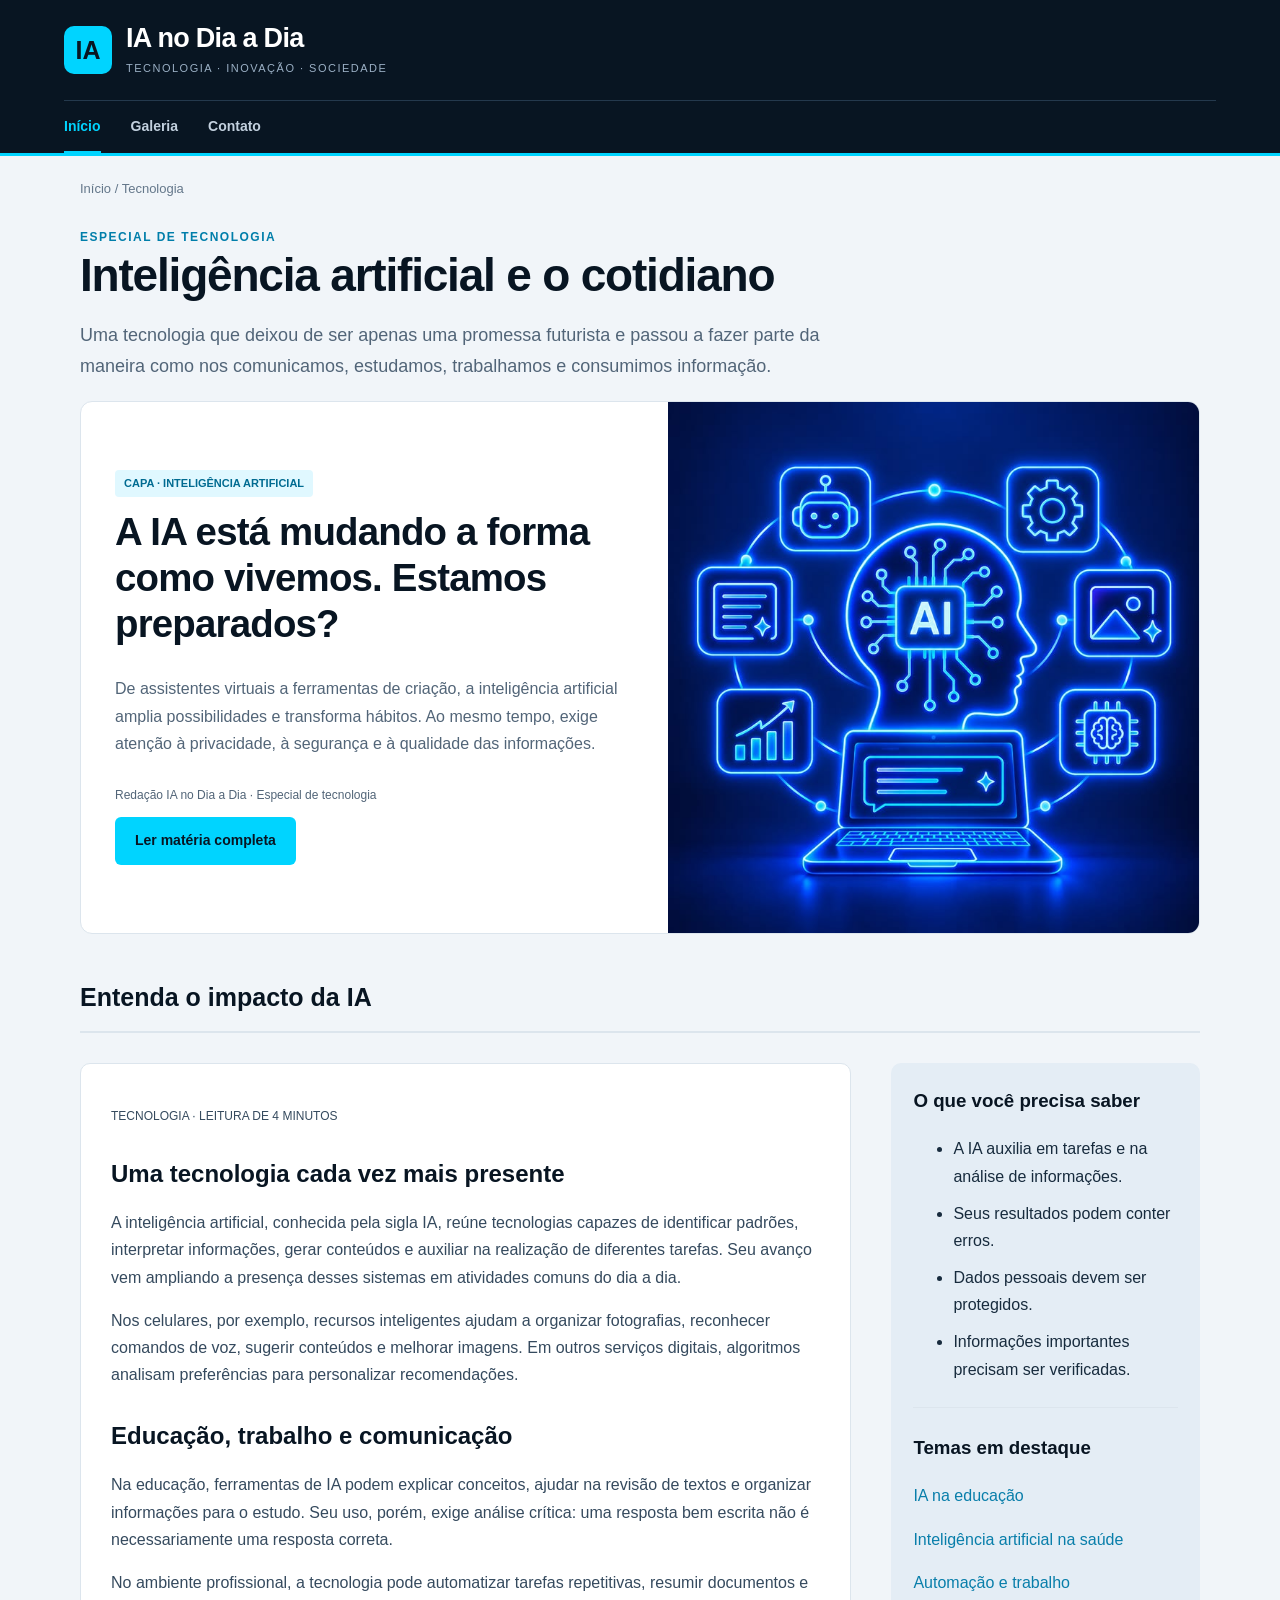
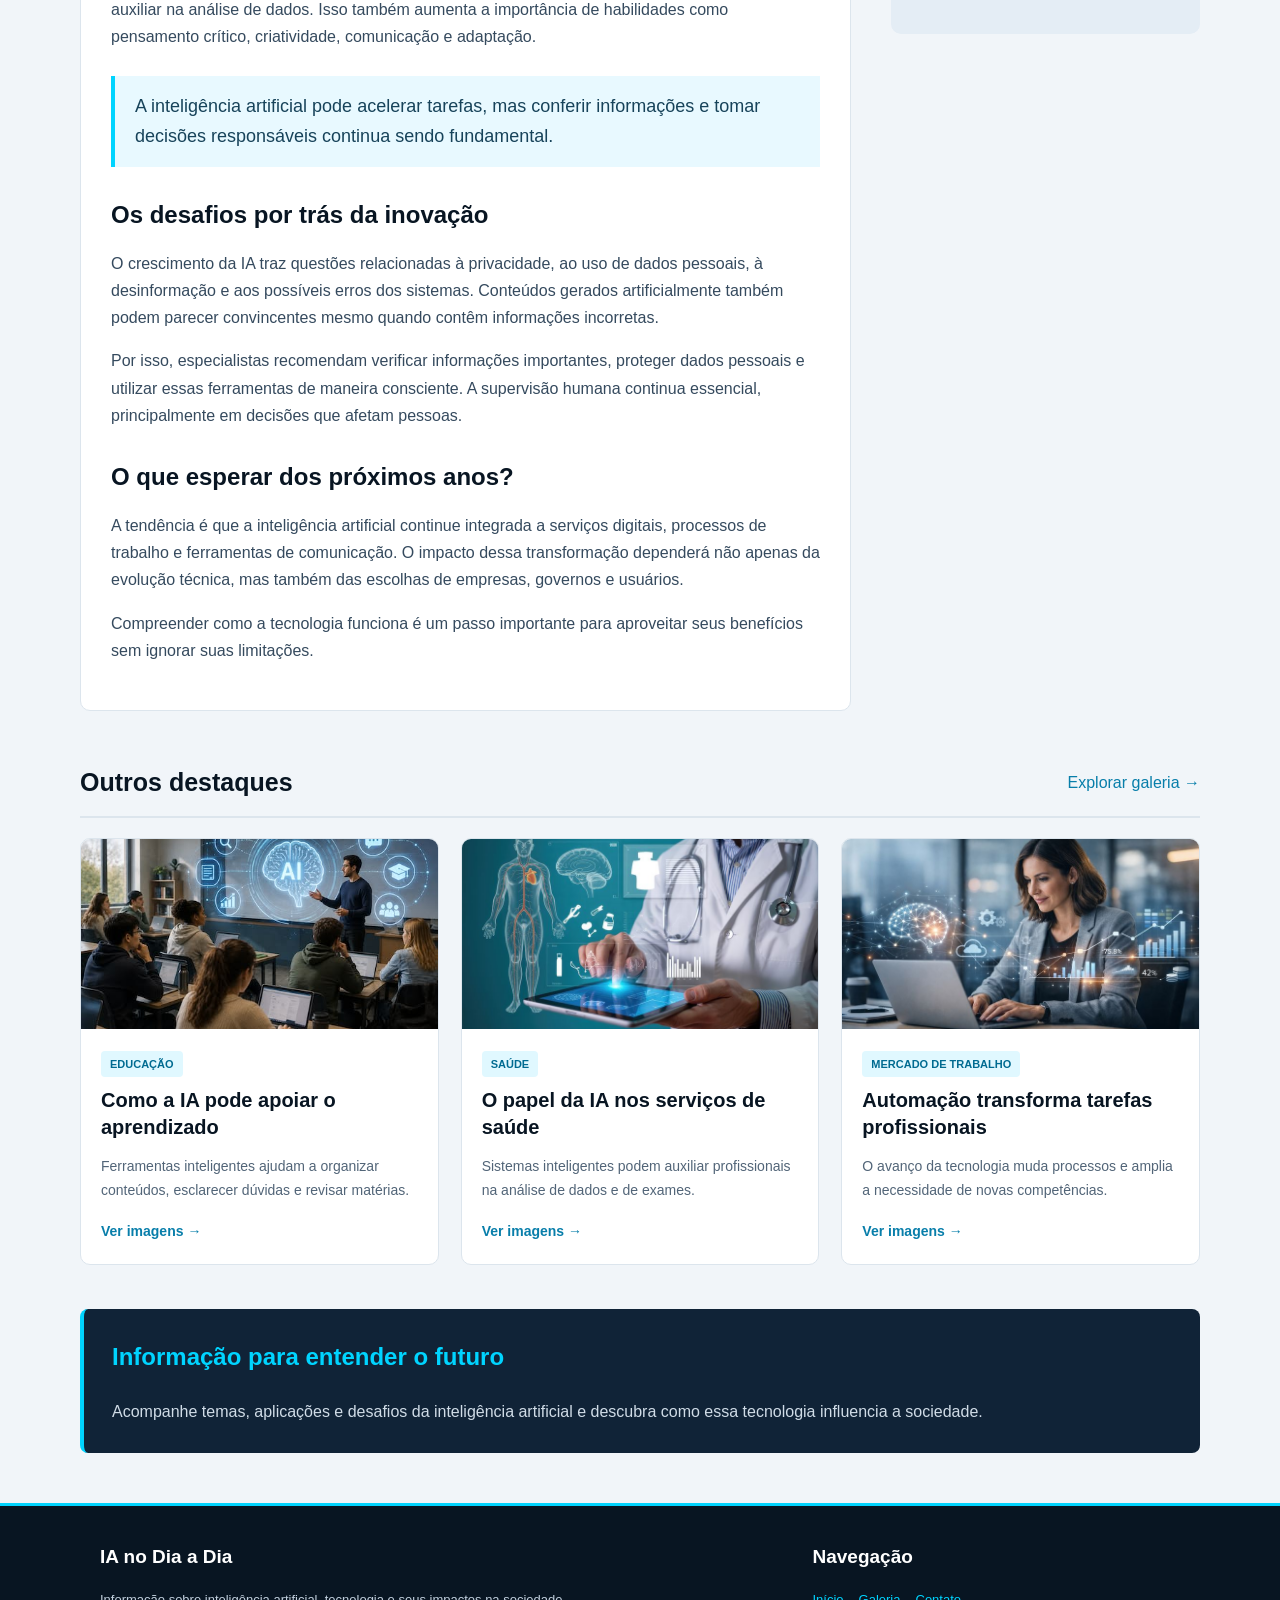
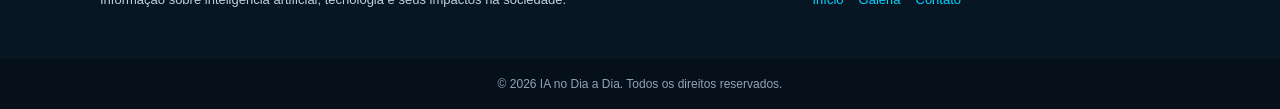
<file: index.html>
<!DOCTYPE html>
<html lang="pt-BR">
<head>
    <meta charset="UTF-8">
    <meta name="viewport" content="width=device-width, initial-scale=1.0">
    <meta name="description" content="Notícias e informações sobre o impacto da inteligência artificial no cotidiano.">
    <title>IA no Dia a Dia | Tecnologia e Inovação</title>
    <link rel="stylesheet" href="style.css">
</head>
<body>

    <header class="site-header">
        <div class="header-inner">
            <a href="index.html" class="brand">
                <span class="brand-icon">IA</span>
                <div>
                    <h1>IA no Dia a Dia</h1>
                    <p>TECNOLOGIA · INOVAÇÃO · SOCIEDADE</p>
                </div>
            </a>

            <nav class="main-nav">
                <a href="index.html" class="active">Início</a>
                <a href="galeria.html">Galeria</a>
                <a href="contato.html">Contato</a>
            </nav>
        </div>
    </header>

    <main class="container">

        <p class="breadcrumb">Início / Tecnologia</p>

        <span class="eyebrow">Especial de tecnologia</span>
        <h2 class="page-title">Inteligência artificial e o cotidiano</h2>

        <p class="lead">
            Uma tecnologia que deixou de ser apenas uma promessa futurista
            e passou a fazer parte da maneira como nos comunicamos,
            estudamos, trabalhamos e consumimos informação.
        </p>

        <section class="hero">
            <div class="hero-content">
                <span class="tag">Capa · Inteligência artificial</span>

                <h2>A IA está mudando a forma como vivemos. Estamos preparados?</h2>

                <p>
                    De assistentes virtuais a ferramentas de criação,
                    a inteligência artificial amplia possibilidades e
                    transforma hábitos. Ao mesmo tempo, exige atenção
                    à privacidade, à segurança e à qualidade das informações.
                </p>

                <p class="meta">
                    Redação IA no Dia a Dia · Especial de tecnologia
                </p>

                <a href="index.html#materia" class="btn">
                    Ler matéria completa
                </a>
            </div>

            <img
             src="imagens/capa5.jpg" alt="Inteligência artificial">
        </section>

        <section id="materia">
            <div class="section-heading">
                <h2>Entenda o impacto da IA</h2>
            </div>

            <div class="article-layout">
                <article class="article-body">
                    <p class="meta">
                        TECNOLOGIA · LEITURA DE 4 MINUTOS
                    </p>

                    <h2>Uma tecnologia cada vez mais presente</h2>

                    <p>
                        A inteligência artificial, conhecida pela sigla IA,
                        reúne tecnologias capazes de identificar padrões,
                        interpretar informações, gerar conteúdos e auxiliar
                        na realização de diferentes tarefas. Seu avanço vem
                        ampliando a presença desses sistemas em atividades
                        comuns do dia a dia.
                    </p>

                    <p>
                        Nos celulares, por exemplo, recursos inteligentes
                        ajudam a organizar fotografias, reconhecer comandos
                        de voz, sugerir conteúdos e melhorar imagens.
                        Em outros serviços digitais, algoritmos analisam
                        preferências para personalizar recomendações.
                    </p>

                    <h2>Educação, trabalho e comunicação</h2>

                    <p>
                        Na educação, ferramentas de IA podem explicar
                        conceitos, ajudar na revisão de textos e organizar
                        informações para o estudo. Seu uso, porém, exige
                        análise crítica: uma resposta bem escrita não é
                        necessariamente uma resposta correta.
                    </p>

                    <p>
                        No ambiente profissional, a tecnologia pode
                        automatizar tarefas repetitivas, resumir documentos
                        e auxiliar na análise de dados. Isso também aumenta
                        a importância de habilidades como pensamento crítico,
                        criatividade, comunicação e adaptação.
                    </p>

                    <blockquote>
                        A inteligência artificial pode acelerar tarefas,
                        mas conferir informações e tomar decisões
                        responsáveis continua sendo fundamental.
                    </blockquote>

                    <h2>Os desafios por trás da inovação</h2>

                    <p>
                        O crescimento da IA traz questões relacionadas
                        à privacidade, ao uso de dados pessoais, à
                        desinformação e aos possíveis erros dos sistemas.
                        Conteúdos gerados artificialmente também podem
                        parecer convincentes mesmo quando contêm
                        informações incorretas.
                    </p>

                    <p>
                        Por isso, especialistas recomendam verificar
                        informações importantes, proteger dados pessoais
                        e utilizar essas ferramentas de maneira consciente.
                        A supervisão humana continua essencial,
                        principalmente em decisões que afetam pessoas.
                    </p>

                    <h2>O que esperar dos próximos anos?</h2>

                    <p>
                        A tendência é que a inteligência artificial continue
                        integrada a serviços digitais, processos de trabalho
                        e ferramentas de comunicação. O impacto dessa
                        transformação dependerá não apenas da evolução
                        técnica, mas também das escolhas de empresas,
                        governos e usuários.
                    </p>

                    <p>
                        Compreender como a tecnologia funciona é um passo
                        importante para aproveitar seus benefícios sem
                        ignorar suas limitações.
                    </p>
                </article>

                <aside class="article-aside">
                    <h3>O que você precisa saber</h3>

                    <ul>
                        <li>A IA auxilia em tarefas e na análise de informações.</li>
                        <li>Seus resultados podem conter erros.</li>
                        <li>Dados pessoais devem ser protegidos.</li>
                        <li>Informações importantes precisam ser verificadas.</li>
                    </ul>

                    <hr>

                    <h3>Temas em destaque</h3>

                    <p>
                        <a href="galeria.html">IA na educação</a>
                    </p>

                    <p>
                        <a href="galeria.html">Inteligência artificial na saúde</a>
                    </p>

                    <p>
                        <a href="galeria.html">Automação e trabalho</a>
                    </p>
                </aside>
            </div>
        </section>

        <section>
            <div class="section-heading">
                <h2>Outros destaques</h2>
                <a href="galeria.html">Explorar galeria →</a>
            </div>

            <div class="news-grid">

                <article class="news-card">
                    <img
                        src="imagens/IAnaeducacao.jpg"
                        alt="Tecnologia aplicada à educação">

                    <div class="card-content">
                        <span class="tag">Educação</span>
                        <h3>Como a IA pode apoiar o aprendizado</h3>
                        <p>
                            Ferramentas inteligentes ajudam a organizar
                            conteúdos, esclarecer dúvidas e revisar matérias.
                        </p>
                        <a href="galeria.html">Ver imagens →</a>
                    </div>
                </article>

                <article class="news-card">
                    <img
                        src="imagens/IAnasaude.jpg"
                        alt="Tecnologia aplicada à saúde">

                    <div class="card-content">
                        <span class="tag">Saúde</span>
                        <h3>O papel da IA nos serviços de saúde</h3>
                        <p>
                            Sistemas inteligentes podem auxiliar profissionais
                            na análise de dados e de exames.
                        </p>
                        <a href="galeria.html">Ver imagens →</a>
                    </div>
                </article>

                <article class="news-card">
                    <img
                        src="imagens/notrabalho.jpg"
                        alt="Inteligência artificial no ambiente profissional">

                    <div class="card-content">
                        <span class="tag">Mercado de trabalho</span>
                        <h3>Automação transforma tarefas profissionais</h3>
                        <p>
                            O avanço da tecnologia muda processos e amplia
                            a necessidade de novas competências.
                        </p>
                        <a href="galeria.html">Ver imagens →</a>
                    </div>
                </article>

            </div>
        </section>

        <section class="info-band">
            <h2>Informação para entender o futuro</h2>
            <p>
                Acompanhe temas, aplicações e desafios da inteligência
                artificial e descubra como essa tecnologia influencia
                a sociedade.
            </p>
        </section>

    </main>

    <footer class="site-footer">
        <div class="footer-inner">
            <div>
                <h2>IA no Dia a Dia</h2>
                <p>
                    Informação sobre inteligência artificial, tecnologia
                    e seus impactos na sociedade.
                </p>
            </div>

            <div>
                <h2>Navegação</h2>
                <div class="footer-links">
                    <a href="index.html">Início</a>
                    <a href="galeria.html">Galeria</a>
                    <a href="contato.html">Contato</a>
                </div>
            </div>
        </div>

        <div class="footer-bottom">
            &copy; 2026 IA no Dia a Dia. Todos os direitos reservados.
        </div>
    </footer>

</body>
</html>
</file>
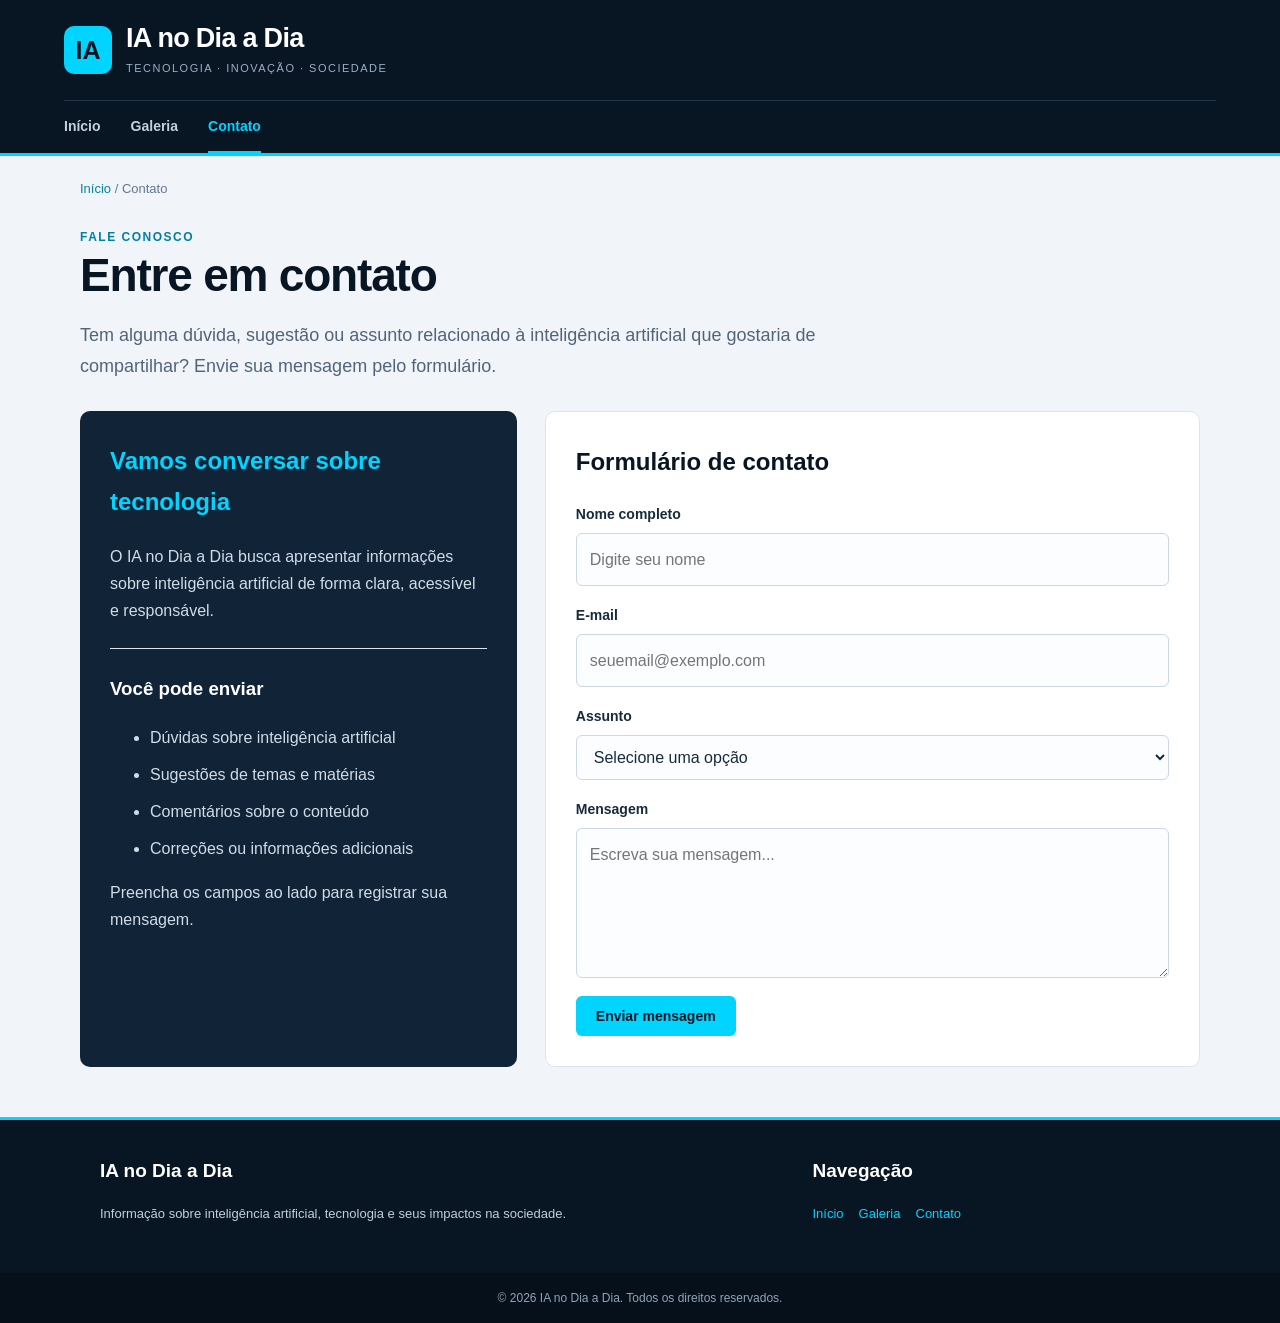
<file: contato.html>
<!DOCTYPE html>
<html lang="pt-BR">
<head>
    <meta charset="UTF-8">
    <meta name="viewport" content="width=device-width, initial-scale=1.0">
    <meta name="description" content="Entre em contato com o portal IA no Dia a Dia.">
    <title>IA no Dia a Dia | Contato</title>
    <link rel="stylesheet" href="style.css">
</head>
<body>

    <header class="site-header">
        <div class="header-inner">
            <a href="index.html" class="brand">
                <span class="brand-icon">IA</span>
                <div>
                    <h1>IA no Dia a Dia</h1>
                    <p>TECNOLOGIA · INOVAÇÃO · SOCIEDADE</p>
                </div>
            </a>

            <nav class="main-nav">
                <a href="index.html">Início</a>
                <a href="galeria.html">Galeria</a>
                <a href="contato.html" class="active">Contato</a>
            </nav>
        </div>
    </header>

    <main class="container">

        <p class="breadcrumb">
            <a href="index.html">Início</a> / Contato
        </p>

        <span class="eyebrow">Fale conosco</span>

        <h2 class="page-title">
            Entre em contato
        </h2>

        <p class="lead">
            Tem alguma dúvida, sugestão ou assunto relacionado
            à inteligência artificial que gostaria de compartilhar?
            Envie sua mensagem pelo formulário.
        </p>

        <section class="contact-layout">

            <div class="contact-info">
                <h2>Vamos conversar sobre tecnologia</h2>

                <p>
                    O IA no Dia a Dia busca apresentar informações
                    sobre inteligência artificial de forma clara,
                    acessível e responsável.
                </p>

                <hr>

                <h3>Você pode enviar</h3>

                <ul>
                    <li>Dúvidas sobre inteligência artificial</li>
                    <li>Sugestões de temas e matérias</li>
                    <li>Comentários sobre o conteúdo</li>
                    <li>Correções ou informações adicionais</li>
                </ul>

                <p>
                    Preencha os campos ao lado para registrar
                    sua mensagem.
                </p>
            </div>

            <div class="contact-form">
                <h2>Formulário de contato</h2>

                <form action="#" method="post">

                    <div class="form-group">
                        <label for="nome">Nome completo</label>

                        <input
                            type="text"
                            id="nome"
                            name="nome"
                            placeholder="Digite seu nome"
                            autocomplete="name"
                            required>
                    </div>

                    <div class="form-group">
                        <label for="email">E-mail</label>

                        <input
                            type="email"
                            id="email"
                            name="email"
                            placeholder="seuemail@exemplo.com"
                            autocomplete="email"
                            required>
                    </div>

                    <div class="form-group">
                        <label for="assunto">Assunto</label>

                        <select id="assunto" name="assunto" required>
                            <option value="">Selecione uma opção</option>
                            <option value="duvida">Dúvida</option>
                            <option value="sugestao">Sugestão de matéria</option>
                            <option value="correcao">Correção de informação</option>
                            <option value="comentario">Comentário</option>
                            <option value="outro">Outro assunto</option>
                        </select>
                    </div>

                    <div class="form-group">
                        <label for="mensagem">Mensagem</label>

                        <textarea
                            id="mensagem"
                            name="mensagem"
                            placeholder="Escreva sua mensagem..."
                            required></textarea>
                    </div>

                    <button type="submit" class="btn">
                        Enviar mensagem
                    </button>

                </form>
            </div>

        </section>

    </main>

    <footer class="site-footer">
        <div class="footer-inner">
            <div>
                <h2>IA no Dia a Dia</h2>
                <p>
                    Informação sobre inteligência artificial, tecnologia
                    e seus impactos na sociedade.
                </p>
            </div>

            <div>
                <h2>Navegação</h2>
                <div class="footer-links">
                    <a href="index.html">Início</a>
                    <a href="galeria.html">Galeria</a>
                    <a href="contato.html">Contato</a>
                </div>
            </div>
        </div>

        <div class="footer-bottom">
            &copy; 2026 IA no Dia a Dia. Todos os direitos reservados.
        </div>
    </footer>

</body>
</html>
</file>
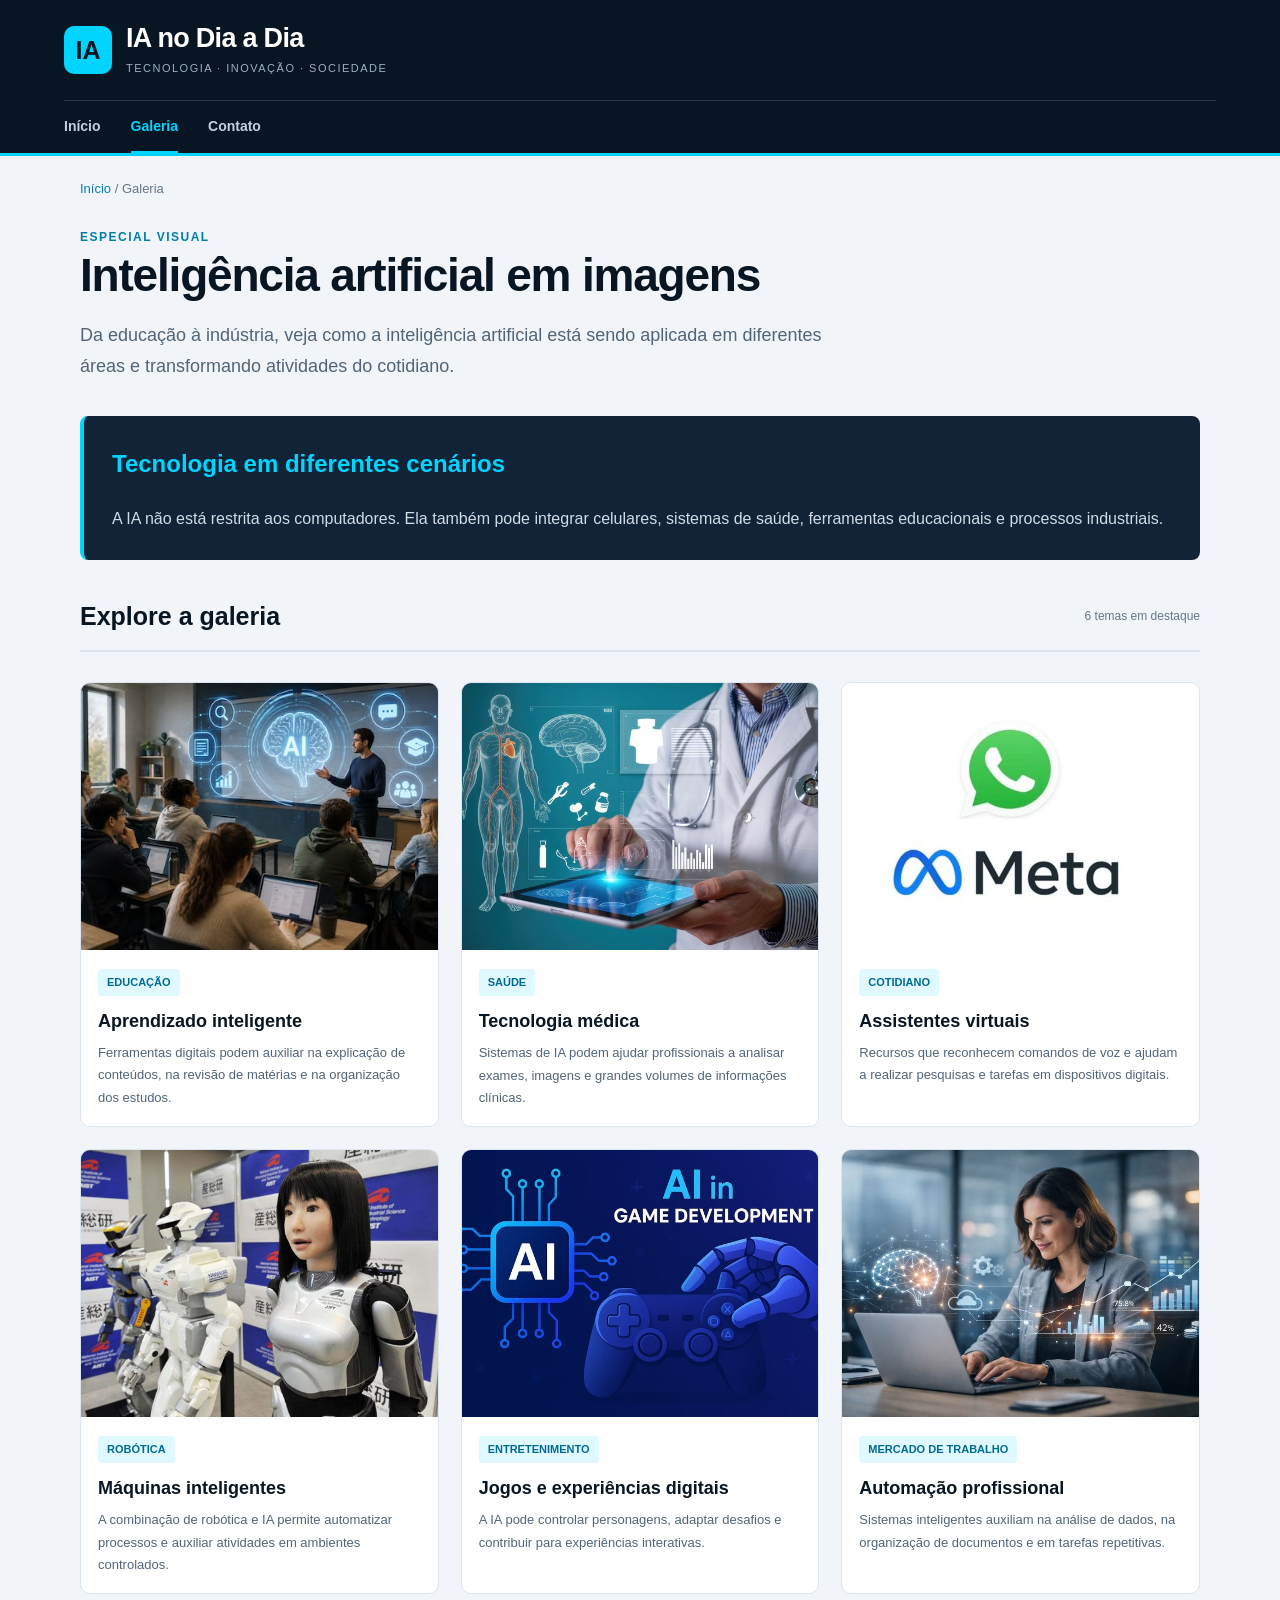
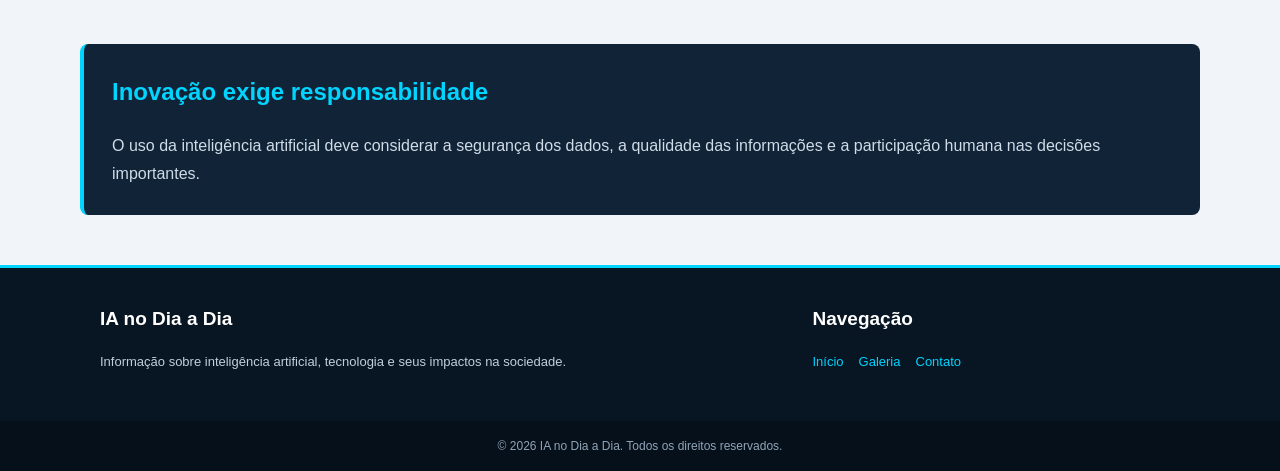
<file: galeria.html>
<!DOCTYPE html>
<html lang="pt-BR">
<head>
    <meta charset="UTF-8">
    <meta name="viewport" content="width=device-width, initial-scale=1.0">
    <meta name="description" content="Galeria visual sobre as aplicações da inteligência artificial na sociedade.">
    <title>IA no Dia a Dia | Galeria</title>
    <link rel="stylesheet" href="style.css">
</head>
<body>

    <header class="site-header">
        <div class="header-inner">
            <a href="index.html" class="brand">
                <span class="brand-icon">IA</span>
                <div>
                    <h1>IA no Dia a Dia</h1>
                    <p>TECNOLOGIA · INOVAÇÃO · SOCIEDADE</p>
                </div>
            </a>

            <nav class="main-nav">
                <a href="index.html">Início</a>
                <a href="galeria.html" class="active">Galeria</a>
                <a href="contato.html">Contato</a>
            </nav>
        </div>
    </header>

    <main class="container">

        <p class="breadcrumb">
            <a href="index.html">Início</a> / Galeria
        </p>

        <span class="eyebrow">Especial visual</span>

        <h2 class="page-title">
            Inteligência artificial em imagens
        </h2>

        <p class="lead">
            Da educação à indústria, veja como a inteligência artificial
            está sendo aplicada em diferentes áreas e transformando
            atividades do cotidiano.
        </p>

        <section class="info-band">
            <h2>Tecnologia em diferentes cenários</h2>
            <p>
                A IA não está restrita aos computadores. Ela também pode
                integrar celulares, sistemas de saúde, ferramentas
                educacionais e processos industriais.
            </p>
        </section>

        <section>
            <div class="section-heading">
                <h2>Explore a galeria</h2>
                <span class="meta">6 temas em destaque</span>
            </div>

            <div class="gallery-grid">

                <figure class="gallery-item">
                    <img
                        src="imagens/IAnaeducacao.jpg"
                        alt="Representação da inteligência artificial na educação">

                    <figcaption>
                        <span class="tag">Educação</span>
                        <h3>Aprendizado inteligente</h3>
                        <p>
                            Ferramentas digitais podem auxiliar na explicação
                            de conteúdos, na revisão de matérias e na
                            organização dos estudos.
                        </p>
                    </figcaption>
                </figure>

                <figure class="gallery-item">
                    <img
                        src="imagens/IAnasaude.jpg"
                        alt="Representação da inteligência artificial na saúde">

                    <figcaption>
                        <span class="tag">Saúde</span>
                        <h3>Tecnologia médica</h3>
                        <p>
                            Sistemas de IA podem ajudar profissionais
                            a analisar exames, imagens e grandes volumes
                            de informações clínicas.
                        </p>
                    </figcaption>
                </figure>

                <figure class="gallery-item">
                    <img
                        src="imagens/Assistente.jpg"
                        alt="Representação de um assistente virtual">

                    <figcaption>
                        <span class="tag">Cotidiano</span>
                        <h3>Assistentes virtuais</h3>
                        <p>
                            Recursos que reconhecem comandos de voz
                            e ajudam a realizar pesquisas e tarefas
                            em dispositivos digitais.
                        </p>
                    </figcaption>
                </figure>

                <figure class="gallery-item">
                    <img
                        src="imagens/robo2.jpg"
                        alt="Representação de robôs inteligentes">

                    <figcaption>
                        <span class="tag">Robótica</span>
                        <h3>Máquinas inteligentes</h3>
                        <p>
                            A combinação de robótica e IA permite
                            automatizar processos e auxiliar atividades
                            em ambientes controlados.
                        </p>
                    </figcaption>
                </figure>

                <figure class="gallery-item">
                    <img
                        src="imagens/nosjogos.jpg"
                        alt="Representação da inteligência artificial nos jogos">

                    <figcaption>
                        <span class="tag">Entretenimento</span>
                        <h3>Jogos e experiências digitais</h3>
                        <p>
                            A IA pode controlar personagens, adaptar
                            desafios e contribuir para experiências
                            interativas.
                        </p>
                    </figcaption>
                </figure>

                <figure class="gallery-item">
                    <img
                        src="imagens/notrabalho.jpg"
                        alt="Representação da inteligência artificial no trabalho">

                    <figcaption>
                        <span class="tag">Mercado de trabalho</span>
                        <h3>Automação profissional</h3>
                        <p>
                            Sistemas inteligentes auxiliam na análise
                            de dados, na organização de documentos
                            e em tarefas repetitivas.
                        </p>
                    </figcaption>
                </figure>

            </div>
        </section>

        <section class="info-band">
            <h2>Inovação exige responsabilidade</h2>
            <p>
                O uso da inteligência artificial deve considerar
                a segurança dos dados, a qualidade das informações
                e a participação humana nas decisões importantes.
            </p>
        </section>

    </main>

    <footer class="site-footer">
        <div class="footer-inner">
            <div>
                <h2>IA no Dia a Dia</h2>
                <p>
                    Informação sobre inteligência artificial, tecnologia
                    e seus impactos na sociedade.
                </p>
            </div>

            <div>
                <h2>Navegação</h2>
                <div class="footer-links">
                    <a href="index.html">Início</a>
                    <a href="galeria.html">Galeria</a>
                    <a href="contato.html">Contato</a>
                </div>
            </div>
        </div>

        <div class="footer-bottom">
            &copy; 2026 IA no Dia a Dia. Todos os direitos reservados.
        </div>
    </footer>

</body>
</html>
</file>
<file: style.css>
:root {
    --bg: #081522;
    --surface: #102337;
    --surface-light: #172f45;
    --cyan: #00d4ff;
    --text: #172b3d;
    --muted: #64778a;
    --white: #ffffff;
    --page: #f1f5f9;
    --border: #dce5ed;
}

* {
    box-sizing: border-box;
}

html {
    scroll-behavior: smooth;
}

body {
    margin: 0;
    font-family: Arial, Helvetica, sans-serif;
    color: var(--text);
    background: var(--page);
    line-height: 1.7;
}

a {
    color: inherit;
}

img {
    display: block;
    max-width: 100%;
}

.site-header {
    background: var(--bg);
    color: var(--white);
    border-bottom: 3px solid var(--cyan);
}

.header-inner {
    max-width: 1200px;
    margin: auto;
    padding: 22px 24px 0;
}

.brand {
    display: flex;
    align-items: center;
    gap: 14px;
    color: var(--white);
    text-decoration: none;
}

.brand-icon {
    display: grid;
    place-items: center;
    width: 48px;
    height: 48px;
    flex-shrink: 0;
    color: var(--bg);
    background: var(--cyan);
    border-radius: 10px;
    font-size: 25px;
    font-weight: bold;
}

.brand h1 {
    margin: 0;
    font-size: 27px;
    line-height: 1.2;
    letter-spacing: -0.7px;
}

.brand p {
    margin: 5px 0 0;
    color: #9bb0c5;
    font-size: 11px;
    letter-spacing: 1.5px;
}

.main-nav {
    display: flex;
    flex-wrap: wrap;
    gap: 30px;
    margin-top: 22px;
    border-top: 1px solid #24394d;
}

.main-nav a {
    position: relative;
    padding: 14px 0;
    color: #c3d1df;
    text-decoration: none;
    font-size: 14px;
    font-weight: bold;
}

.main-nav a:hover,
.main-nav a.active {
    color: var(--cyan);
}

.main-nav a.active::after {
    position: absolute;
    right: 0;
    bottom: -1px;
    left: 0;
    height: 3px;
    background: var(--cyan);
    content: "";
}

.container {
    width: min(1120px, calc(100% - 40px));
    margin: auto;
}

.breadcrumb {
    margin: 22px 0;
    color: var(--muted);
    font-size: 13px;
}

.breadcrumb a {
    color: #087eaa;
    text-decoration: none;
}

.eyebrow {
    display: inline-block;
    color: #007eaa;
    font-size: 12px;
    font-weight: bold;
    letter-spacing: 1.5px;
    text-transform: uppercase;
}

.page-title {
    margin: 0;
    color: var(--bg);
    font-size: clamp(30px, 5vw, 46px);
    line-height: 1.15;
    letter-spacing: -1.2px;
}

.lead {
    max-width: 780px;
    color: #526578;
    font-size: 18px;
    line-height: 1.7;
}

.hero {
    display: grid;
    grid-template-columns: 1.05fr 0.95fr;
    overflow: hidden;
    margin: 20px 0 42px;
    background: var(--white);
    border: 1px solid var(--border);
    border-radius: 12px;
}

.hero-content {
    display: flex;
    flex-direction: column;
    align-items: flex-start;
    justify-content: center;
    padding: 34px;
}

.hero h2 {
    margin: 12px 0;
    color: var(--bg);
    font-size: clamp(27px, 3vw, 39px);
    line-height: 1.2;
    letter-spacing: -0.8px;
}

.hero-content p {
    color: #526578;
}

.hero-image {
    width: 100%;
    height: 100%;
    min-height: 340px;
    object-fit: cover;
    background: var(--surface);
}

.meta {
    color: var(--muted);
    font-size: 12px;
}

.tag {
    display: inline-block;
    padding: 4px 9px;
    color: #006b91;
    background: #e0f8ff;
    border-radius: 4px;
    font-size: 11px;
    font-weight: bold;
    text-transform: uppercase;
}

.section-heading {
    display: flex;
    align-items: center;
    justify-content: space-between;
    gap: 15px;
    margin-bottom: 20px;
    padding-bottom: 12px;
    border-bottom: 2px solid var(--border);
}

.section-heading h2 {
    margin: 0;
    color: var(--bg);
    font-size: 25px;
}

.section-heading a {
    color: #087eaa;
    text-decoration: none;
}

.news-grid {
    display: grid;
    grid-template-columns: repeat(3, minmax(0, 1fr));
    gap: 22px;
    margin-bottom: 44px;
}

.news-card {
    overflow: hidden;
    background: var(--white);
    border: 1px solid var(--border);
    border-radius: 10px;
    transition: transform 0.2s, box-shadow 0.2s;
}

.news-card:hover {
    transform: translateY(-3px);
    box-shadow: 0 8px 24px #08152212;
}

.news-card img {
    width: 100%;
    height: 190px;
    object-fit: cover;
    background: var(--surface);
}

.card-content {
    padding: 20px;
}

.card-content h3 {
    margin: 10px 0;
    color: var(--bg);
    font-size: 20px;
    line-height: 1.35;
}

.card-content p {
    color: #526578;
    font-size: 14px;
}

.card-content a {
    color: #087eaa;
    font-size: 14px;
    font-weight: bold;
    text-decoration: none;
}

.card-content a:hover {
    text-decoration: underline;
}

.info-band {
    margin: 35px 0;
    padding: 28px;
    color: var(--white);
    background: var(--surface);
    border-left: 4px solid var(--cyan);
    border-radius: 8px;
}

.info-band h2 {
    margin-top: 0;
    color: var(--cyan);
}

.info-band p {
    margin-bottom: 0;
    color: #d0dce7;
}

.article-layout {
    display: grid;
    grid-template-columns: minmax(0, 2fr) minmax(230px, 0.8fr);
    gap: 40px;
    margin: 30px 0 50px;
}

.article-body {
    min-width: 0;
    padding: 30px;
    background: var(--white);
    border: 1px solid var(--border);
    border-radius: 10px;
}

.article-body h2 {
    margin-top: 32px;
    color: var(--bg);
    line-height: 1.3;
}

.article-body h2:first-child {
    margin-top: 0;
}

.article-body p {
    color: #354a5e;
}

.article-body blockquote {
    margin: 25px 0;
    padding: 15px 20px;
    color: #17435a;
    background: #e8f9ff;
    border-left: 4px solid var(--cyan);
    font-size: 18px;
}

.article-aside {
    align-self: start;
    padding: 22px;
    background: #e4edf5;
    border-radius: 10px;
}

.article-aside h3 {
    margin-top: 0;
    color: var(--bg);
}

.article-aside li {
    margin: 10px 0;
}

.article-aside a {
    color: #087eaa;
    text-decoration: none;
}

.article-aside a:hover {
    text-decoration: underline;
}

.gallery-grid {
    display: grid;
    grid-template-columns: repeat(3, minmax(0, 1fr));
    gap: 22px;
    margin: 30px 0 50px;
}

.gallery-item {
    overflow: hidden;
    margin: 0;
    background: var(--white);
    border: 1px solid var(--border);
    border-radius: 10px;
}

.gallery-item img {
    width: 100%;
    aspect-ratio: 4 / 3;
    object-fit: cover;
    background: var(--surface);
    transition: transform 0.3s;
}

.gallery-item:hover img {
    transform: scale(1.04);
}

.gallery-item figcaption {
    padding: 17px;
}

.gallery-item h3 {
    margin: 10px 0 6px;
    color: var(--bg);
    font-size: 18px;
}

.gallery-item p {
    margin: 0;
    color: #526578;
    font-size: 13px;
}

.contact-layout {
    display: grid;
    grid-template-columns: 0.8fr 1.2fr;
    gap: 28px;
    margin: 30px 0 50px;
}

.contact-info {
    padding: 30px;
    color: var(--white);
    background: var(--surface);
    border-radius: 10px;
}

.contact-info h2 {
    margin-top: 0;
    color: var(--cyan);
}

.contact-info h3 {
    color: var(--white);
}

.contact-info p,
.contact-info li {
    color: #d0dce7;
}

.contact-info li {
    margin-bottom: 10px;
}

.contact-form {
    padding: 30px;
    background: var(--white);
    border: 1px solid var(--border);
    border-radius: 10px;
}

.contact-form h2 {
    margin-top: 0;
    color: var(--bg);
}

.form-group {
    margin-bottom: 18px;
}

.form-group label {
    display: block;
    margin-bottom: 6px;
    font-size: 14px;
    font-weight: bold;
}

.form-group input,
.form-group select,
.form-group textarea {
    display: block;
    width: 100%;
    padding: 12px 13px;
    color: var(--text);
    background: #fbfdff;
    border: 1px solid #cbd7e2;
    border-radius: 6px;
    font: inherit;
}

.form-group input:focus,
.form-group select:focus,
.form-group textarea:focus {
    outline: 2px solid #00a9d6;
    outline-offset: 1px;
}

.form-group textarea {
    min-height: 150px;
    resize: vertical;
}

.btn {
    display: inline-block;
    padding: 12px 20px;
    color: var(--bg);
    background: var(--cyan);
    border: none;
    border-radius: 6px;
    font-size: 14px;
    font-weight: bold;
    text-decoration: none;
    cursor: pointer;
}

.btn:hover {
    background: #62e4ff;
}

.site-footer {
    margin-top: 50px;
    color: #c1cfdd;
    background: var(--bg);
    border-top: 3px solid var(--cyan);
}

.footer-inner {
    display: grid;
    grid-template-columns: 1.3fr 0.7fr;
    gap: 30px;
    max-width: 1120px;
    margin: auto;
    padding: 35px 20px;
}

.site-footer h2 {
    margin-top: 0;
    color: var(--white);
    font-size: 19px;
}

.site-footer p {
    font-size: 13px;
}

.footer-links {
    display: flex;
    flex-wrap: wrap;
    gap: 15px;
}

.footer-links a {
    color: var(--cyan);
    font-size: 13px;
    text-decoration: none;
}

.footer-links a:hover {
    text-decoration: underline;
}

.footer-bottom {
    padding: 15px 20px;
    color: #91a4b7;
    background: #06101b;
    text-align: center;
    font-size: 12px;
}

hr {
    border: 0;
    border-top: 1px solid var(--border);
    margin: 24px 0;
}

@media (max-width: 800px) {
    .hero,
    .article-layout,
    .contact-layout {
        grid-template-columns: 1fr;
    }

    .hero-image {
        min-height: 250px;
        max-height: 360px;
    }

    .news-grid,
    .gallery-grid {
        grid-template-columns: repeat(2, minmax(0, 1fr));
    }

    .article-layout {
        gap: 22px;
    }
}

@media (max-width: 520px) {
    .header-inner {
        padding: 18px 16px 0;
    }

    .brand h1 {
        font-size: 22px;
    }

    .brand p {
        font-size: 9px;
        letter-spacing: 1px;
    }

    .brand-icon {
        width: 42px;
        height: 42px;
        font-size: 22px;
    }

    .main-nav {
        justify-content: space-between;
        gap: 15px;
    }

    .main-nav a {
        font-size: 13px;
    }

    .container {
        width: calc(100% - 28px);
    }

    .news-grid,
    .gallery-grid {
        grid-template-columns: 1fr;
    }

    .hero-content,
    .article-body,
    .contact-info,
    .contact-form {
        padding: 22px;
    }

    .hero h2 {
        font-size: 29px;
    }

    .lead {
        font-size: 16px;
    }

    .footer-inner {
        grid-template-columns: 1fr;
        gap: 15px;
    }

    .section-heading {
        align-items: flex-start;
    }
}
</file>
